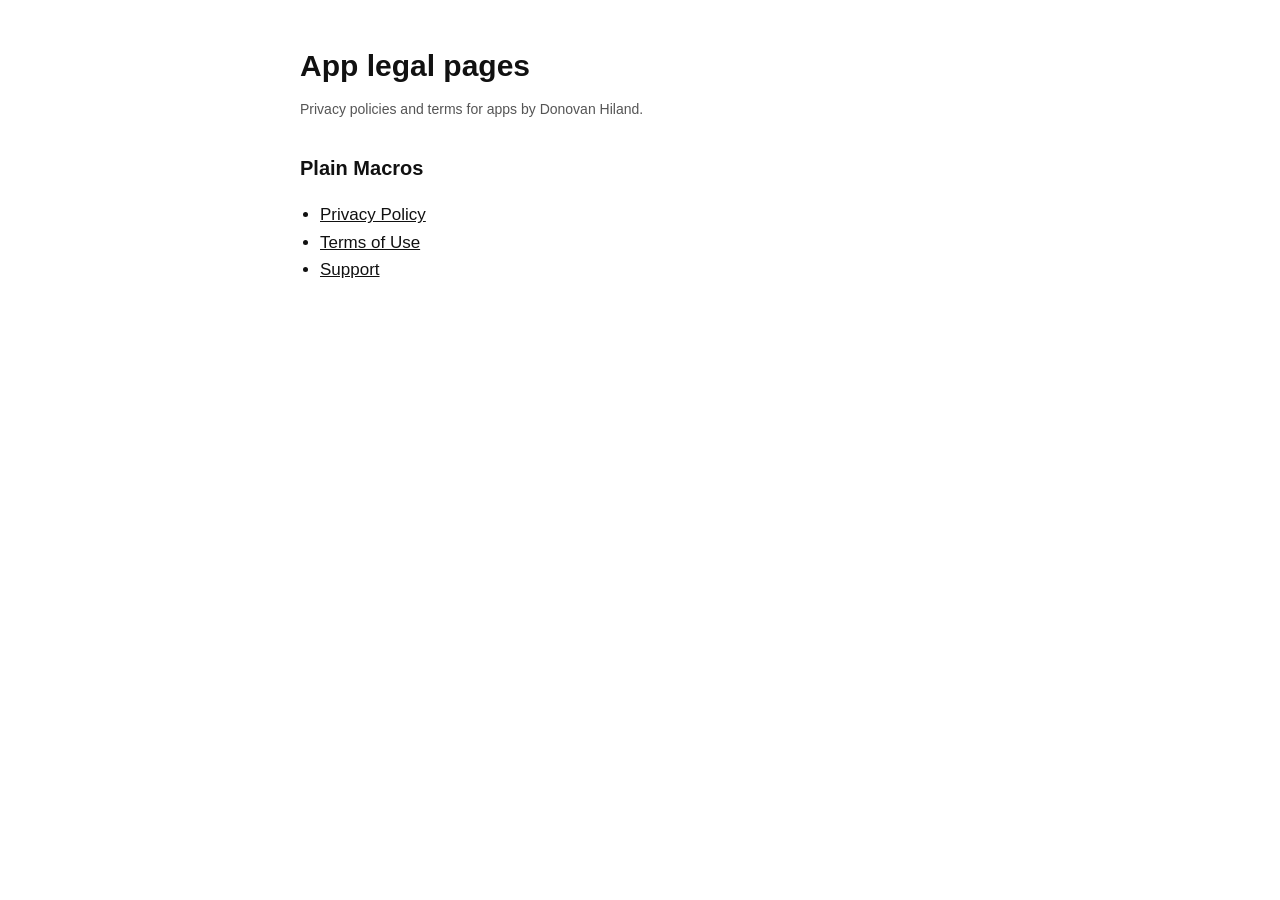
<file: index.html>
<!doctype html>
<html lang="en">
<head>
  <meta charset="utf-8">
  <meta name="viewport" content="width=device-width, initial-scale=1">
  <title>App legal pages</title>
  <link rel="stylesheet" href="/style.css">
</head>
<body>
<main>
  <h1>App legal pages</h1>
  <p class="meta">Privacy policies and terms for apps by Donovan Hiland.</p>

  <h2>Plain Macros</h2>
  <ul>
    <li><a href="/plain-macros/privacy">Privacy Policy</a></li>
    <li><a href="/plain-macros/terms">Terms of Use</a></li>
    <li><a href="/plain-macros/support">Support</a></li>
  </ul>
</main>
</body>
</html>
</file>
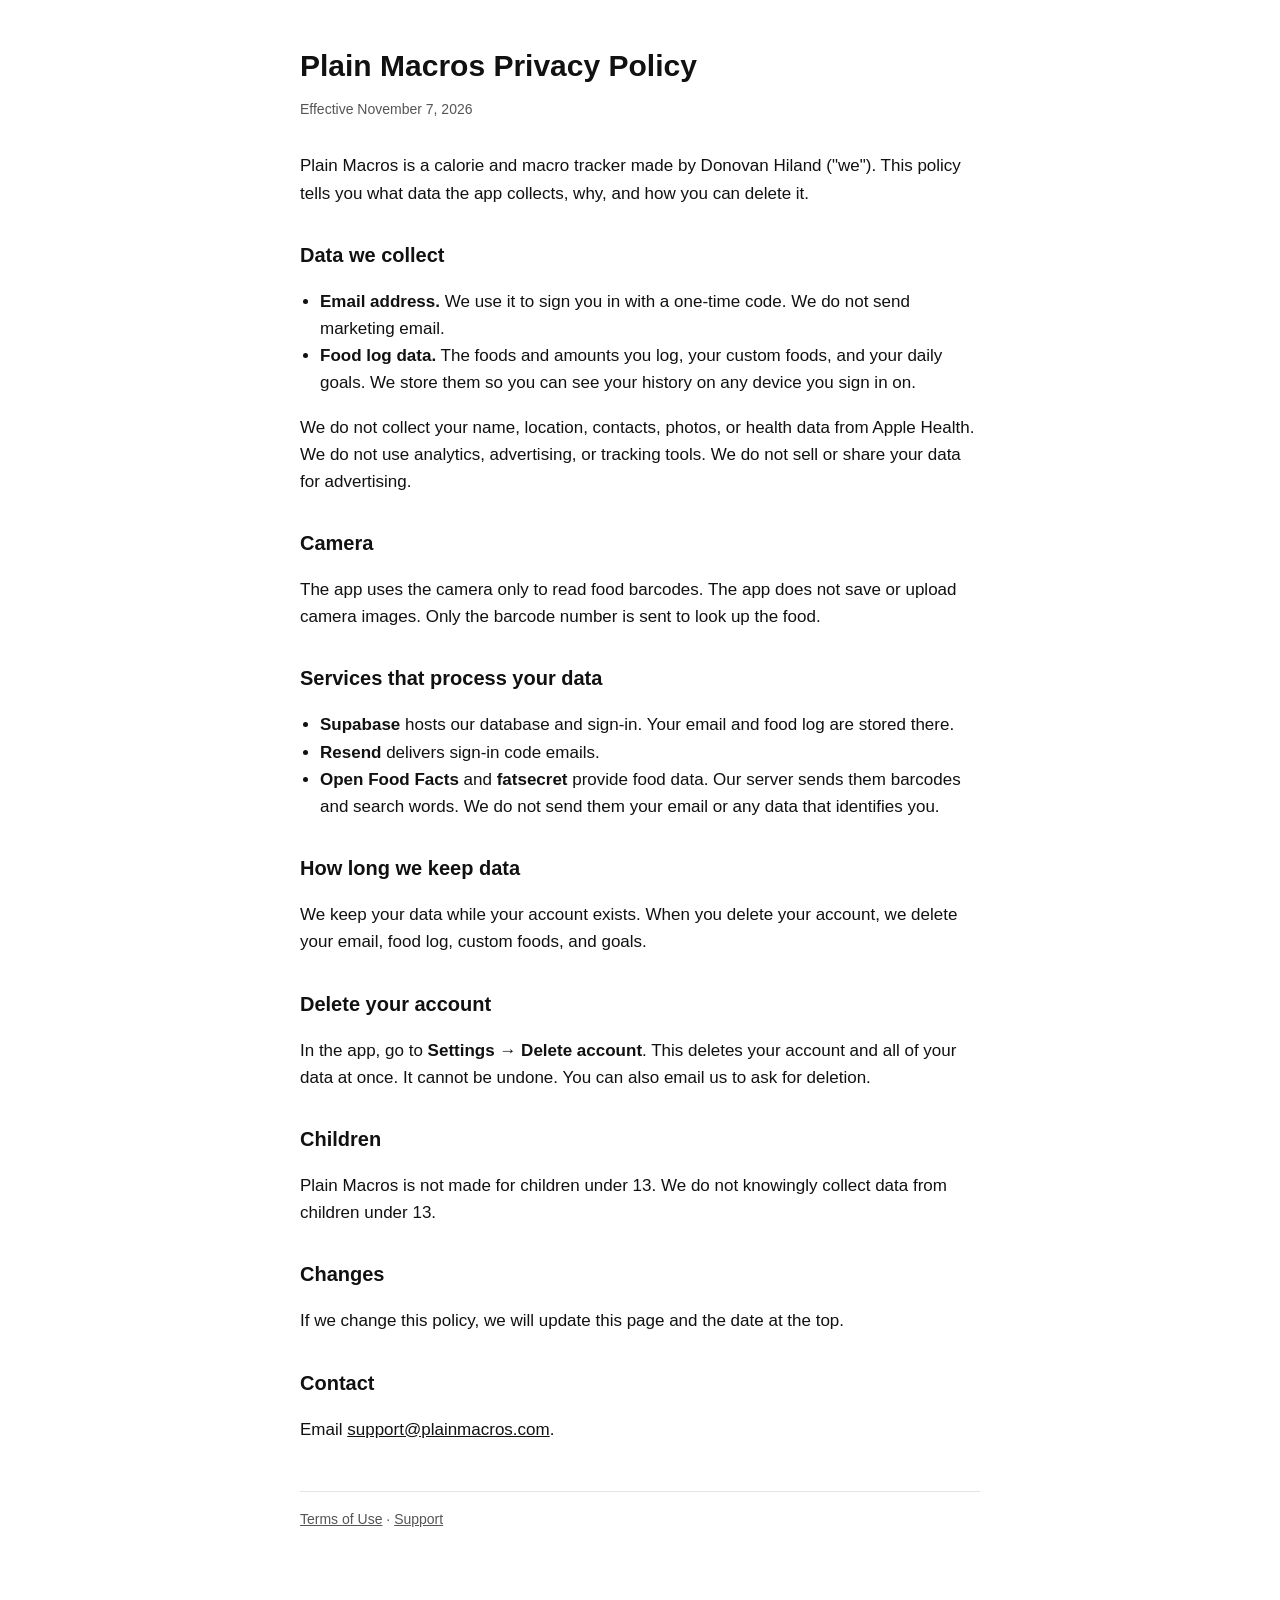
<file: plain-macros/privacy.html>
<!doctype html>
<html lang="en">
<head>
  <meta charset="utf-8">
  <meta name="viewport" content="width=device-width, initial-scale=1">
  <title>Plain Macros Privacy Policy</title>
  <link rel="stylesheet" href="/style.css">
</head>
<body>
<main>
  <h1>Plain Macros Privacy Policy</h1>
  <p class="meta">Effective November 7, 2026</p>

  <p>Plain Macros is a calorie and macro tracker made by Donovan Hiland ("we"). This policy tells you what data the app collects, why, and how you can delete it.</p>

  <h2>Data we collect</h2>
  <ul>
    <li><strong>Email address.</strong> We use it to sign you in with a one-time code. We do not send marketing email.</li>
    <li><strong>Food log data.</strong> The foods and amounts you log, your custom foods, and your daily goals. We store them so you can see your history on any device you sign in on.</li>
  </ul>
  <p>We do not collect your name, location, contacts, photos, or health data from Apple Health. We do not use analytics, advertising, or tracking tools. We do not sell or share your data for advertising.</p>

  <h2>Camera</h2>
  <p>The app uses the camera only to read food barcodes. The app does not save or upload camera images. Only the barcode number is sent to look up the food.</p>

  <h2>Services that process your data</h2>
  <ul>
    <li><strong>Supabase</strong> hosts our database and sign-in. Your email and food log are stored there.</li>
    <li><strong>Resend</strong> delivers sign-in code emails.</li>
    <li><strong>Open Food Facts</strong> and <strong>fatsecret</strong> provide food data. Our server sends them barcodes and search words. We do not send them your email or any data that identifies you.</li>
  </ul>

  <h2>How long we keep data</h2>
  <p>We keep your data while your account exists. When you delete your account, we delete your email, food log, custom foods, and goals.</p>

  <h2>Delete your account</h2>
  <p>In the app, go to <strong>Settings &rarr; Delete account</strong>. This deletes your account and all of your data at once. It cannot be undone. You can also email us to ask for deletion.</p>

  <h2>Children</h2>
  <p>Plain Macros is not made for children under 13. We do not knowingly collect data from children under 13.</p>

  <h2>Changes</h2>
  <p>If we change this policy, we will update this page and the date at the top.</p>

  <h2>Contact</h2>
  <p>Email <a href="mailto:support@plainmacros.com">support@plainmacros.com</a>.</p>

  <footer><a href="/plain-macros/terms">Terms of Use</a> &middot; <a href="/plain-macros/support">Support</a></footer>
</main>
</body>
</html>
</file>
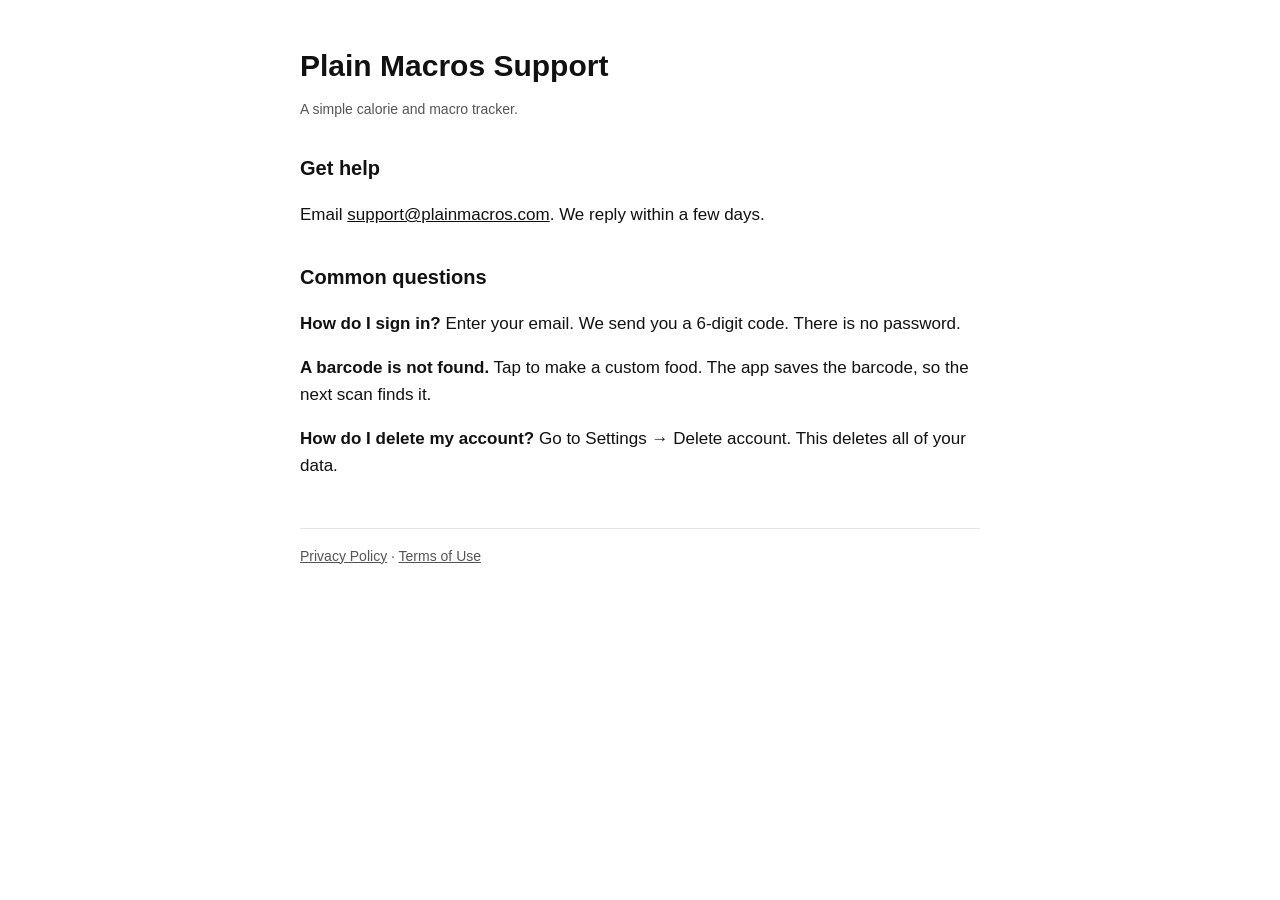
<file: plain-macros/support.html>
<!doctype html>
<html lang="en">
<head>
  <meta charset="utf-8">
  <meta name="viewport" content="width=device-width, initial-scale=1">
  <title>Plain Macros Support</title>
  <link rel="stylesheet" href="/style.css">
</head>
<body>
<main>
  <h1>Plain Macros Support</h1>
  <p class="meta">A simple calorie and macro tracker.</p>

  <h2>Get help</h2>
  <p>Email <a href="mailto:support@plainmacros.com">support@plainmacros.com</a>. We reply within a few days.</p>

  <h2>Common questions</h2>
  <p><strong>How do I sign in?</strong> Enter your email. We send you a 6-digit code. There is no password.</p>
  <p><strong>A barcode is not found.</strong> Tap to make a custom food. The app saves the barcode, so the next scan finds it.</p>
  <p><strong>How do I delete my account?</strong> Go to Settings &rarr; Delete account. This deletes all of your data.</p>

  <footer><a href="/plain-macros/privacy">Privacy Policy</a> &middot; <a href="/plain-macros/terms">Terms of Use</a></footer>
</main>
</body>
</html>
</file>
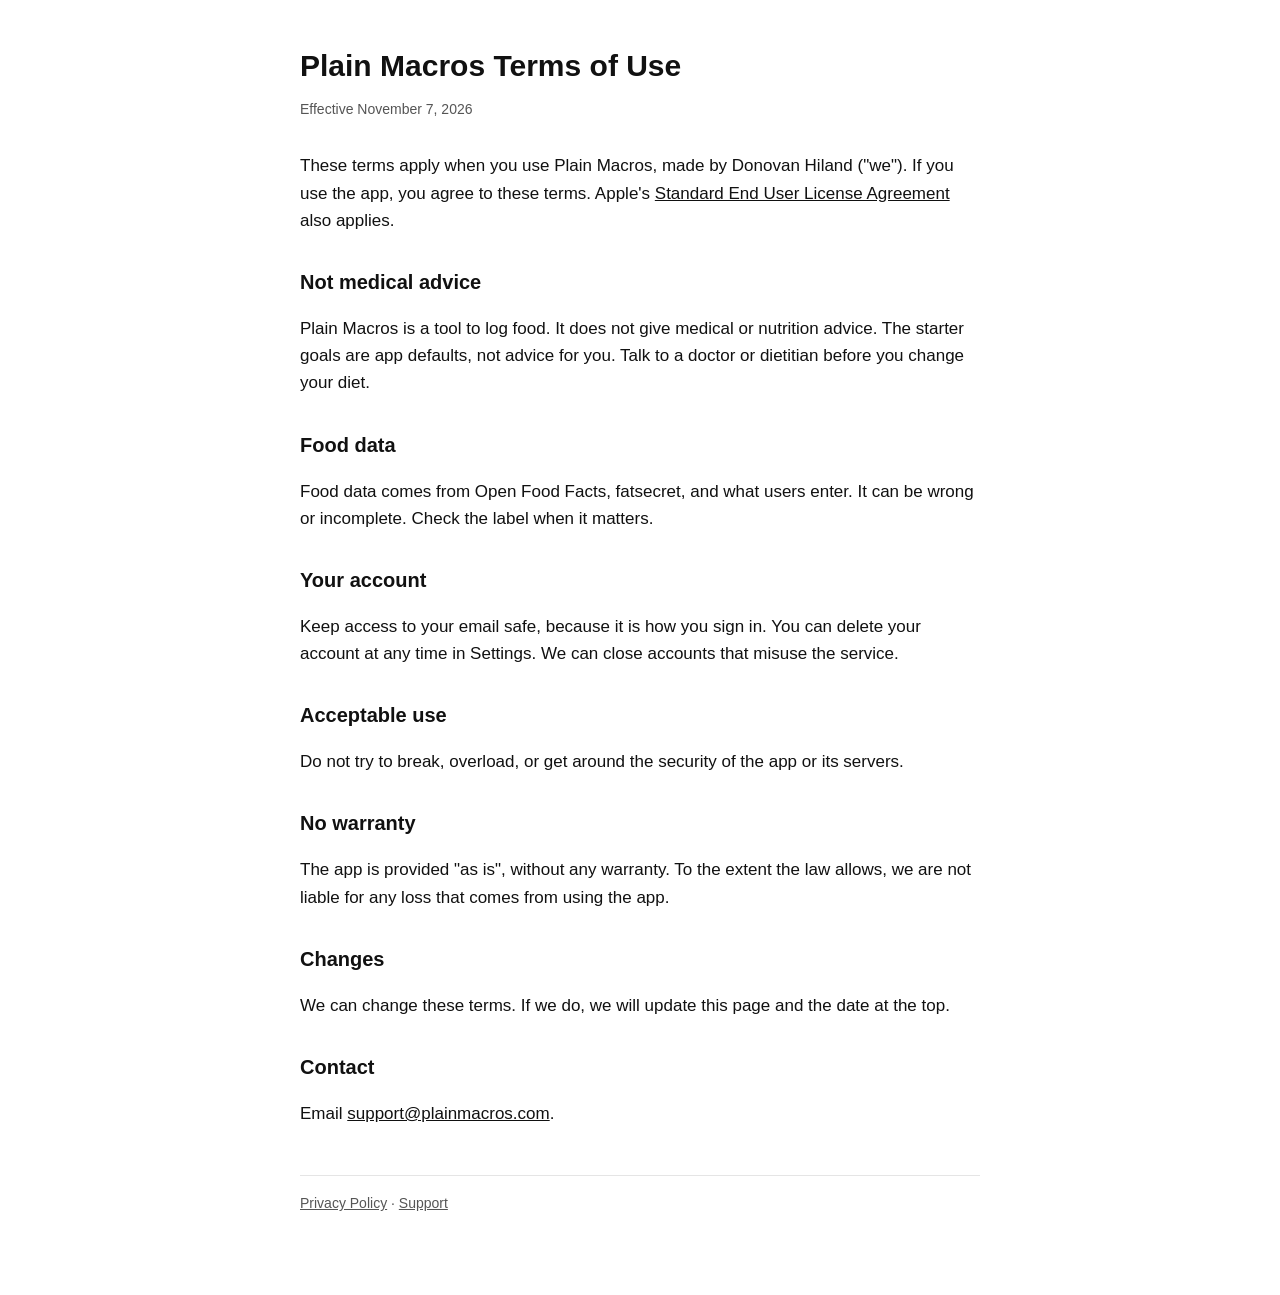
<file: plain-macros/terms.html>
<!doctype html>
<html lang="en">
<head>
  <meta charset="utf-8">
  <meta name="viewport" content="width=device-width, initial-scale=1">
  <title>Plain Macros Terms of Use</title>
  <link rel="stylesheet" href="/style.css">
</head>
<body>
<main>
  <h1>Plain Macros Terms of Use</h1>
  <p class="meta">Effective November 7, 2026</p>

  <p>These terms apply when you use Plain Macros, made by Donovan Hiland ("we"). If you use the app, you agree to these terms. Apple's <a href="https://www.apple.com/legal/internet-services/itunes/dev/stdeula/">Standard End User License Agreement</a> also applies.</p>

  <h2>Not medical advice</h2>
  <p>Plain Macros is a tool to log food. It does not give medical or nutrition advice. The starter goals are app defaults, not advice for you. Talk to a doctor or dietitian before you change your diet.</p>

  <h2>Food data</h2>
  <p>Food data comes from Open Food Facts, fatsecret, and what users enter. It can be wrong or incomplete. Check the label when it matters.</p>

  <h2>Your account</h2>
  <p>Keep access to your email safe, because it is how you sign in. You can delete your account at any time in Settings. We can close accounts that misuse the service.</p>

  <h2>Acceptable use</h2>
  <p>Do not try to break, overload, or get around the security of the app or its servers.</p>

  <h2>No warranty</h2>
  <p>The app is provided "as is", without any warranty. To the extent the law allows, we are not liable for any loss that comes from using the app.</p>

  <h2>Changes</h2>
  <p>We can change these terms. If we do, we will update this page and the date at the top.</p>

  <h2>Contact</h2>
  <p>Email <a href="mailto:support@plainmacros.com">support@plainmacros.com</a>.</p>

  <footer><a href="/plain-macros/privacy">Privacy Policy</a> &middot; <a href="/plain-macros/support">Support</a></footer>
</main>
</body>
</html>
</file>
<file: style.css>
:root {
  color-scheme: light dark;
  --ink: #111;
  --muted: #555;
  --bg: #fff;
  --line: #e5e5e5;
}
@media (prefers-color-scheme: dark) {
  :root {
    --ink: #f2f2f2;
    --muted: #a0a0a0;
    --bg: #0a0a0b;
    --line: #2a2a2a;
  }
}
body {
  margin: 0;
  background: var(--bg);
  color: var(--ink);
  font: 17px/1.6 -apple-system, BlinkMacSystemFont, "Segoe UI", Roboto, sans-serif;
}
main {
  max-width: 680px;
  margin: 0 auto;
  padding: 48px 20px 80px;
}
h1 { font-size: 30px; line-height: 1.2; margin: 0 0 4px; }
h2 { font-size: 20px; margin: 32px 0 8px; }
p, li { color: var(--ink); }
.meta { color: var(--muted); font-size: 14px; margin-bottom: 32px; }
a { color: inherit; }
ul { padding-left: 20px; }
footer { margin-top: 48px; padding-top: 16px; border-top: 1px solid var(--line); color: var(--muted); font-size: 14px; }
</file>
